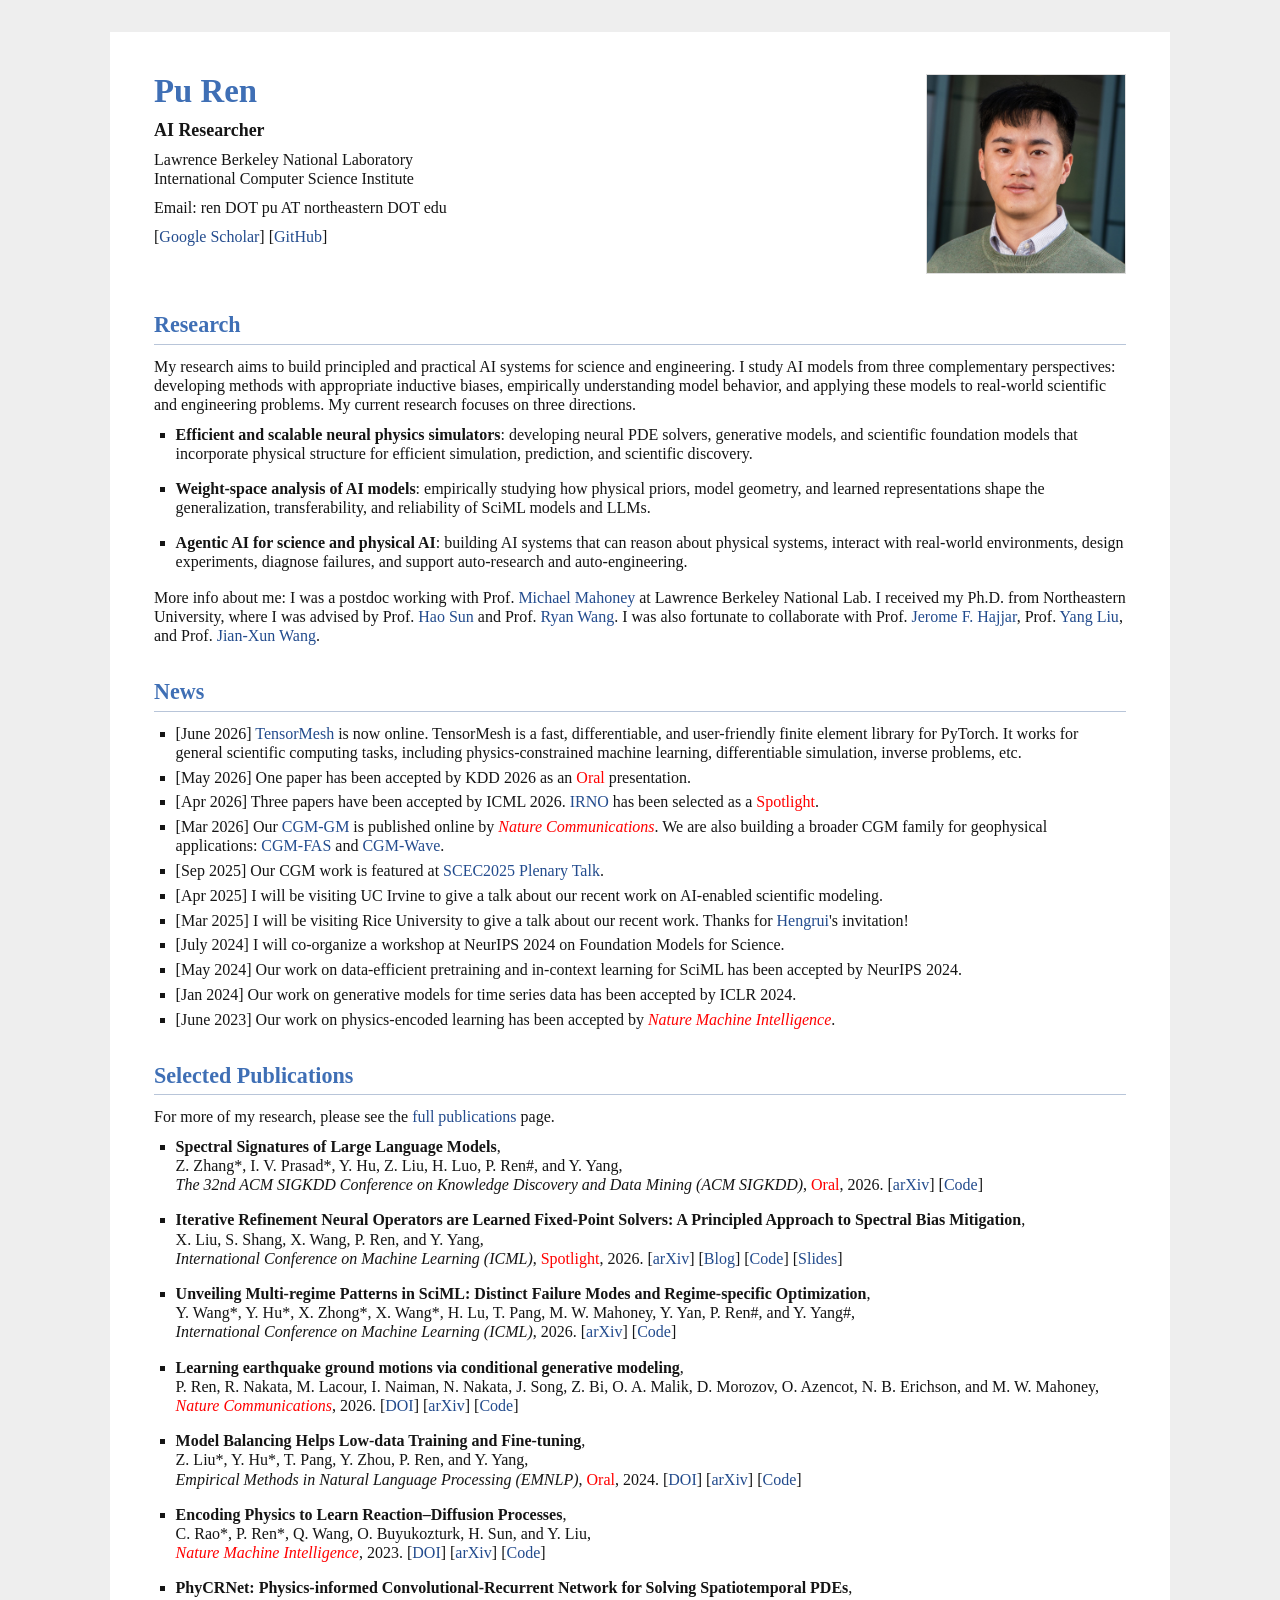
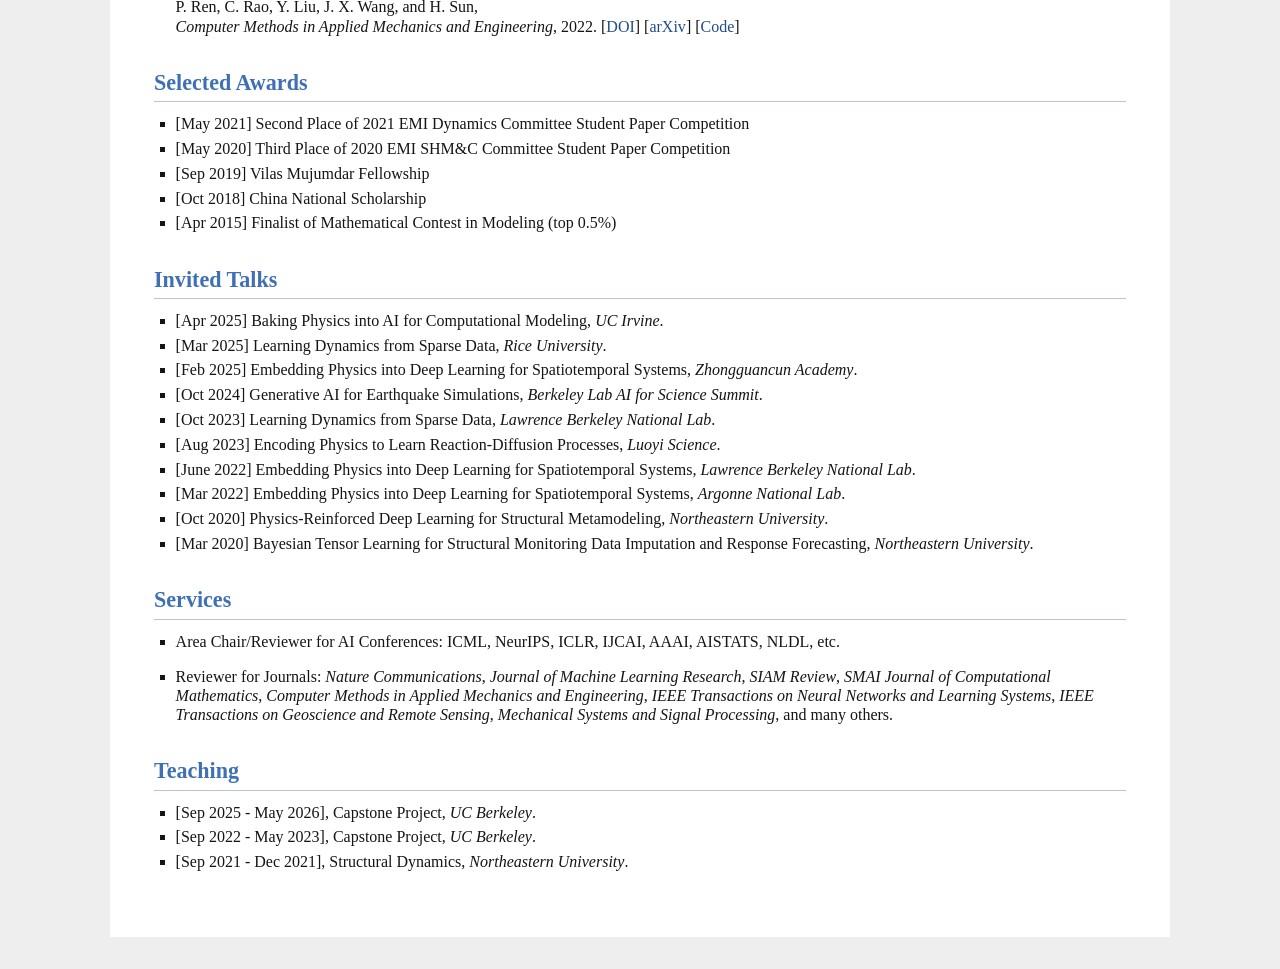
<file: index.html>
<!DOCTYPE html PUBLIC "-//W3C//DTD XHTML 1.1//EN"
  "http://www.w3.org/TR/xhtml11/DTD/xhtml11.dtd">
<html xmlns="http://www.w3.org/1999/xhtml" xml:lang="en">
<head>
<meta name="generator" content="jemdoc, see http://jemdoc.jaboc.net/" />
<meta http-equiv="Content-Type" content="text/html;charset=utf-8" />
<link rel="stylesheet" href="jemdoc.css" type="text/css" />
<title>Pu Ren</title>
<!-- MathJax -->
	<script type="text/javascript" src="https://cdn.mathjax.org/mathjax/latest/MathJax.js?config=TeX-AMS-MML_HTMLorMML">
	</script>
	<script type="text/x-mathjax-config">
	MathJax.Hub.Config({
	  TeX: { equationNumbers: { autoNumber: "AMS" } }
	});
	</script>
<!-- End MathJax -->
</head>
<body>
<div id="layout-content">
<style>
  body {
    margin: 0;
    padding: 32px 34px;
    background: #eeeeee;
  }
  #layout-content {
    max-width: 1060px;
    margin: 0 auto;
    padding: 42px 44px 50px;
    background: #ffffff;
  }
  .site-header {
    display: grid;
    grid-template-columns: minmax(0, 1fr) 200px;
    gap: 42px;
    align-items: start;
  }
  .site-header h1 {
    margin: 0 0 12px;
    padding: 0;
    border: none;
    color: #3f6fb5;
    font-size: 2.05rem;
    line-height: 1.05;
    font-weight: bold;
  }
  .role {
    margin: 0 0 8px;
    font-size: 1.12rem;
    font-weight: bold;
  }
  b,
  strong {
    font-weight: bold;
  }
  i,
  em {
    font-style: italic;
  }
  .highlight-red {
    color: red;
  }
  .portrait {
    margin: 0;
    text-align: right;
  }
  .portrait img {
    width: 200px;
    max-width: 100%;
    height: auto;
  }
  @media (max-width: 760px) {
    body {
      padding: 0;
    }
    #layout-content {
      padding: 26px 18px 34px;
    }
    .site-header {
      grid-template-columns: 1fr;
      gap: 20px;
    }
    .portrait {
      text-align: left;
    }
  }
</style>
<!-- Header: edit name, appointment, affiliations, links, and portrait here. -->
<header class="site-header">
  <div class="intro">
    <h1>Pu Ren</h1>
    <p class="role">AI Researcher</p>
    <p class="affiliation">
      Lawrence Berkeley National Laboratory<br />
      International Computer Science Institute
    </p>
    <p class="email">Email: ren DOT pu AT northeastern DOT edu</p>
    <p class="header-links">
      [<a href="https://scholar.google.com/citations?user=FiuAyGwAAAAJ&amp;hl=en">Google Scholar</a>]
      [<a href="https://github.com/paulpuren">GitHub</a>]
    </p>
  </div>
  <figure class="portrait">
    <img src="pics/headshot_recent.jpg" alt="Portrait of Pu Ren" width="200" height="200" style="width:200px;max-width:100%;height:auto;" />
  </figure>
</header>
<h2>Research</h2>
<p>My research aims to build principled and practical AI systems for science and engineering. I study AI models from three complementary perspectives: developing methods with appropriate inductive biases, empirically understanding model behavior, and applying these models to real-world scientific and engineering problems. My current research focuses on three directions.</p>
<ul>
<li><p><b>Efficient and scalable neural physics simulators</b>: developing neural PDE solvers, generative models, and scientific foundation models that incorporate physical structure for efficient simulation, prediction, and scientific discovery.</p>
</li>
</ul>
<ul>
<li><p><b>Weight-space analysis of AI models</b>: empirically studying how physical priors, model geometry, and learned representations shape the generalization, transferability, and reliability of SciML models and LLMs.</p>
</li>
</ul>
<ul>
<li><p><b>Agentic AI for science and physical AI</b>: building AI systems that can reason about physical systems, interact with real-world environments, design experiments, diagnose failures, and support auto-research and auto-engineering.</p>
</li>
</ul>
<p>More info about me: I was a postdoc working with Prof. <a href="https://www.stat.berkeley.edu/~mmahoney/" target=&ldquo;blank&rdquo;>Michael Mahoney</a> at Lawrence Berkeley National Lab. I received my Ph.D. from Northeastern University, where I was advised by Prof. <a href="https://scholar.google.com/citations?user=PaxAtLkAAAAJ&amp;hl=en/" target=&ldquo;blank&rdquo;>Hao Sun</a> and Prof. <a href="https://sites.google.com/view/uirlab/" target=&ldquo;blank&rdquo;>Ryan Wang</a>. I was also fortunate to collaborate with Prof. <a href="https://coe.northeastern.edu/people/hajjar-jerome/" target=&ldquo;blank&rdquo;>Jerome F. Hajjar</a>, Prof. <a href="https://scholar.google.com/citations?user=34upg6YAAAAJ&amp;hl=en/" target=&ldquo;blank&rdquo;>Yang Liu</a>, and Prof. <a href="https://www.duffield.cornell.edu/people/jian-xun-wang/" target=&ldquo;blank&rdquo;>Jian-Xun Wang</a>.</p>
<h2>News</h2>
<ul>
<li><p>[June 2026] <a href="https://www.tensor-mesh.com/" target=&ldquo;blank&rdquo;>TensorMesh</a> is now online. TensorMesh is a fast, differentiable, and user-friendly finite element library for PyTorch. It works for general scientific computing tasks, including physics-constrained machine learning, differentiable simulation, inverse problems, etc. </p>
</li>
<li><p>[May 2026] One paper has been accepted by KDD 2026 as an <span class="highlight-red">Oral</span> presentation.</p>
</li>
<li><p>[Apr 2026] Three papers have been accepted by ICML 2026. <a href="https://openreview.net/forum?id=4lAS8tI23u&amp;referrer=%5Bthe%20profile%20of%20Xiaotian%20Liu%5D(%2Fprofile%3Fid%3D~Xiaotian_Liu2)" target=&ldquo;blank&rdquo;>IRNO</a> has been selected as a <span class="highlight-red">Spotlight</span>.</p>
</li>
<li><p>[Mar 2026] Our <a href="https://www.nature.com/articles/s41467-026-70719-2" target=&ldquo;blank&rdquo;>CGM-GM</a> is published online by <i><span class="highlight-red">Nature Communications</span></i>. We are also building a broader CGM family for geophysical applications: <a href="https://arxiv.org/abs/2512.19909" target=&ldquo;blank&rdquo;>CGM-FAS</a> and <a href="https://www.stat.berkeley.edu/~mmahoney/pubs/Advancing_Broadband_Seismic_Wavefield_1.pdf" target=&ldquo;blank&rdquo;>CGM-Wave</a>.</p>
</li>
<li><p>[Sep 2025] Our CGM work is featured at <a href="https://central.scec.org/publication/14399" target=&ldquo;blank&rdquo;>SCEC2025 Plenary Talk</a>.</p>
</li>
<li><p>[Apr 2025] I will be visiting UC Irvine to give a talk about our recent work on AI-enabled scientific modeling. </p>
</li>
<li><p>[Mar 2025] I will be visiting Rice University to give a talk about our recent work. Thanks for <a href="https://profiles.rice.edu/faculty/hengrui-luo" target=&ldquo;blank&rdquo;>Hengrui</a>'s invitation! </p>
</li>
<li><p>[July 2024] I will co-organize a workshop at NeurIPS 2024 on Foundation Models for Science. </p>
</li>
<li><p>[May 2024] Our work on data-efficient pretraining and in-context learning for SciML has been accepted by NeurIPS 2024.</p>
</li>
<li><p>[Jan 2024] Our work on generative models for time series data has been accepted by ICLR 2024.</p>
</li>
<li><p>[June 2023] Our work on physics-encoded learning has been accepted by <i><span class="highlight-red">Nature Machine Intelligence</span></i>.</p>
</li>
</ul>
<h2>Selected Publications</h2>
<p>For more of my research, please see the <a href="publications.html" target=&ldquo;blank&rdquo;>full publications</a> page.</p>
<ul>
<li><p><b>Spectral Signatures of Large Language Models</b>, <br />
Z. Zhang*, I. V. Prasad*, Y. Hu, Z. Liu, H. Luo, P. Ren#, and Y. Yang, <br />
<i>The 32nd ACM SIGKDD Conference on Knowledge Discovery and Data Mining (ACM SIGKDD)</i>, <span class="highlight-red">Oral</span>, 2026.
[<a href="https://arxiv.org/pdf/2607.03377" target=&ldquo;blank&rdquo;>arXiv</a>]
[<a href="https://github.com/Ingrid-505/Spectral_Signature" target=&ldquo;blank&rdquo;>Code</a>]</p>
</li>
</ul>
<ul>
<li><p><b>Iterative Refinement Neural Operators are Learned Fixed-Point Solvers: A Principled Approach to Spectral Bias Mitigation</b>, <br />
X. Liu, S. Shang, X. Wang, P. Ren, and Y. Yang, <br />
<i>International Conference on Machine Learning (ICML)</i>, <span class="highlight-red">Spotlight</span>, 2026.
[<a href="https://arxiv.org/abs/2605.24041" target=&ldquo;blank&rdquo;>arXiv</a>] 
[<a href="https://xiaotianliu-dartmouth.github.io/IRNO_ICML_26_Spotlight/" target=&ldquo;blank&rdquo;>Blog</a>]
[<a href="https://github.com/xiaotianliu-dartmouth/Iterative_Refinement_Neural_Operator/" target=&ldquo;blank&rdquo;>Code</a>]
[<a href="https://xiaotianliu-dartmouth.github.io/IRNO_ICML_26_Spotlight/static/pdfs/IRNO_slides.pdf" target=&ldquo;blank&rdquo;>Slides</a>]</p>
</li>
</ul>
<ul>
<li><p><b>Unveiling Multi-regime Patterns in SciML: Distinct Failure Modes and Regime-specific Optimization</b>, <br />
Y. Wang*, Y. Hu*, X. Zhong*, X. Wang*, H. Lu, T. Pang, M. W. Mahoney, Y. Yan, P. Ren#, and Y. Yang#, <br />
<i>International Conference on Machine Learning (ICML)</i>, 2026.
[<a href="https://arxiv.org/abs/2605.29153" target=&ldquo;blank&rdquo;>arXiv</a>]
[<a href="https://github.com/leastima/sciml_multi_regime" target=&ldquo;blank&rdquo;>Code</a>]</p>
</li>
</ul>
<ul>
<li><p><b>Learning earthquake ground motions via conditional generative modeling</b>, <br />
P. Ren, R. Nakata, M. Lacour, I. Naiman, N. Nakata, J. Song, Z. Bi, O. A. Malik, D. Morozov, O. Azencot, N. B. Erichson, and M. W. Mahoney, <br />
<i><span class="highlight-red">Nature Communications</span></i>, 2026.
[<a href="https://www.nature.com/articles/s41467-026-70719-2" target=&ldquo;blank&rdquo;>DOI</a>]
[<a href="https://arxiv.org/abs/2407.15089.pdf" target=&ldquo;blank&rdquo;>arXiv</a>]
[<a href="https://github.com/paulpuren/cgm-gm" target=&ldquo;blank&rdquo;>Code</a>]</p>
</li>
</ul>
<ul>
<li><p><b>Model Balancing Helps Low-data Training and Fine-tuning</b>, <br />
Z. Liu*, Y. Hu*, T. Pang, Y. Zhou, P. Ren, and Y. Yang, <br />
<i>Empirical Methods in Natural Language Processing (EMNLP)</i>, <span class="highlight-red">Oral</span>, 2024.
[<a href="https://aclanthology.org/2024.emnlp-main.78.pdf" target=&ldquo;blank&rdquo;>DOI</a>]
[<a href="https://arxiv.org/pdf/2410.12178.pdf" target=&ldquo;blank&rdquo;>arXiv</a>]
[<a href="https://github.com/zihanghliu/modelbalancing" target=&ldquo;blank&rdquo;>Code</a>] </p>
</li>
</ul>
<ul>
<li><p><b>Encoding Physics to Learn Reaction–Diffusion Processes</b>, <br />
C. Rao*, P. Ren*, Q. Wang, O. Buyukozturk, H. Sun, and Y. Liu, <br /> 
<i><span class="highlight-red">Nature Machine Intelligence</span></i>, 2023.
[<a href="https://www.nature.com/articles/s42256-023-00685-7" target=&ldquo;blank&rdquo;>DOI</a>]
[<a href="https://arxiv.org/abs/2106.04781.pdf" target=&ldquo;blank&rdquo;>arXiv</a>] 
[<a href="https://github.com/isds-neu/PeRCNN" target=&ldquo;blank&rdquo;>Code</a>]</p>
</li>
</ul>
<ul>
<li><p><b>PhyCRNet: Physics-informed Convolutional-Recurrent Network for Solving Spatiotemporal PDEs</b>, <br />
P. Ren, C. Rao, Y. Liu, J. X. Wang, and H. Sun, <br />
<i>Computer Methods in Applied Mechanics and Engineering</i>, 2022. 
[<a href="https://www.sciencedirect.com/science/article/abs/pii/S0045782521006514" target=&ldquo;blank&rdquo;>DOI</a>] 
[<a href="https://arxiv.org/abs/2106.14103.pdf" target=&ldquo;blank&rdquo;>arXiv</a>] 
[<a href="https://github.com/paulpuren/PhyCRNet" target=&ldquo;blank&rdquo;>Code</a>]</p>
</li>
</ul>
<h2>Selected Awards</h2>
<ul>
<li><p>[May 2021] Second Place of 2021 EMI Dynamics Committee Student Paper Competition</p>
</li>
<li><p>[May 2020] Third Place of 2020 EMI SHM&amp;C Committee Student Paper Competition</p>
</li>
<li><p>[Sep 2019] Vilas Mujumdar Fellowship</p>
</li>
<li><p>[Oct 2018] China National Scholarship</p>
</li>
<li><p>[Apr 2015] Finalist of Mathematical Contest in Modeling (top 0.5%)</p>
</li>
</ul>
<h2>Invited Talks</h2>
<ul>
<li><p>[Apr 2025] Baking Physics into AI for Computational Modeling, <i>UC Irvine</i>.</p>
</li>
<li><p>[Mar 2025] Learning Dynamics from Sparse Data, <i>Rice University</i>.</p>
</li>
<li><p>[Feb 2025] Embedding Physics into Deep Learning for Spatiotemporal Systems, <i>Zhongguancun Academy</i>.</p>
</li>
<li><p>[Oct 2024] Generative AI for Earthquake Simulations, <i>Berkeley Lab AI for Science Summit</i>.</p>
</li>
<li><p>[Oct 2023] Learning Dynamics from Sparse Data, <i>Lawrence Berkeley National Lab</i>.</p>
</li>
<li><p>[Aug 2023] Encoding Physics to Learn Reaction-Diffusion Processes, <i>Luoyi Science</i>.</p>
</li>
<li><p>[June 2022] Embedding Physics into Deep Learning for Spatiotemporal Systems, <i>Lawrence Berkeley National Lab</i>.</p>
</li>
<li><p>[Mar 2022] Embedding Physics into Deep Learning for Spatiotemporal Systems, <i>Argonne National Lab</i>.</p>
</li>
<li><p>[Oct 2020] Physics-Reinforced Deep Learning for Structural Metamodeling, <i>Northeastern University</i>.</p>
</li>
<li><p>[Mar 2020] Bayesian Tensor Learning for Structural Monitoring Data Imputation and Response Forecasting, <i>Northeastern University</i>.</p>
</li>
</ul>
<h2>Services</h2>
<ul>
<li><p>Area Chair/Reviewer for AI Conferences: ICML, NeurIPS, ICLR, IJCAI, AAAI, AISTATS, NLDL, etc.</p>
</li>
</ul>
<ul>
<li><p>Reviewer for Journals: <i>Nature Communications</i>, <i>Journal of Machine Learning Research</i>, <i>SIAM Review</i>, <i>SMAI Journal of Computational Mathematics</i>, <i>Computer Methods in Applied Mechanics and Engineering</i>, <i>IEEE Transactions on Neural Networks and Learning Systems</i>, <i>IEEE Transactions on Geoscience and Remote Sensing</i>, <i>Mechanical Systems and Signal Processing</i>, and many others. </p>
</li>
</ul>
<h2>Teaching</h2>
<ul>
<li><p>[Sep 2025 - May 2026], Capstone Project, <i>UC Berkeley</i>.</p>
</li>
<li><p>[Sep 2022 - May 2023], Capstone Project, <i>UC Berkeley</i>.</p>
</li>
<li><p>[Sep 2021 - Dec 2021], Structural Dynamics, <i>Northeastern University</i>.</p>
</li>
</ul>
</div>
</body>
</html>
</file>
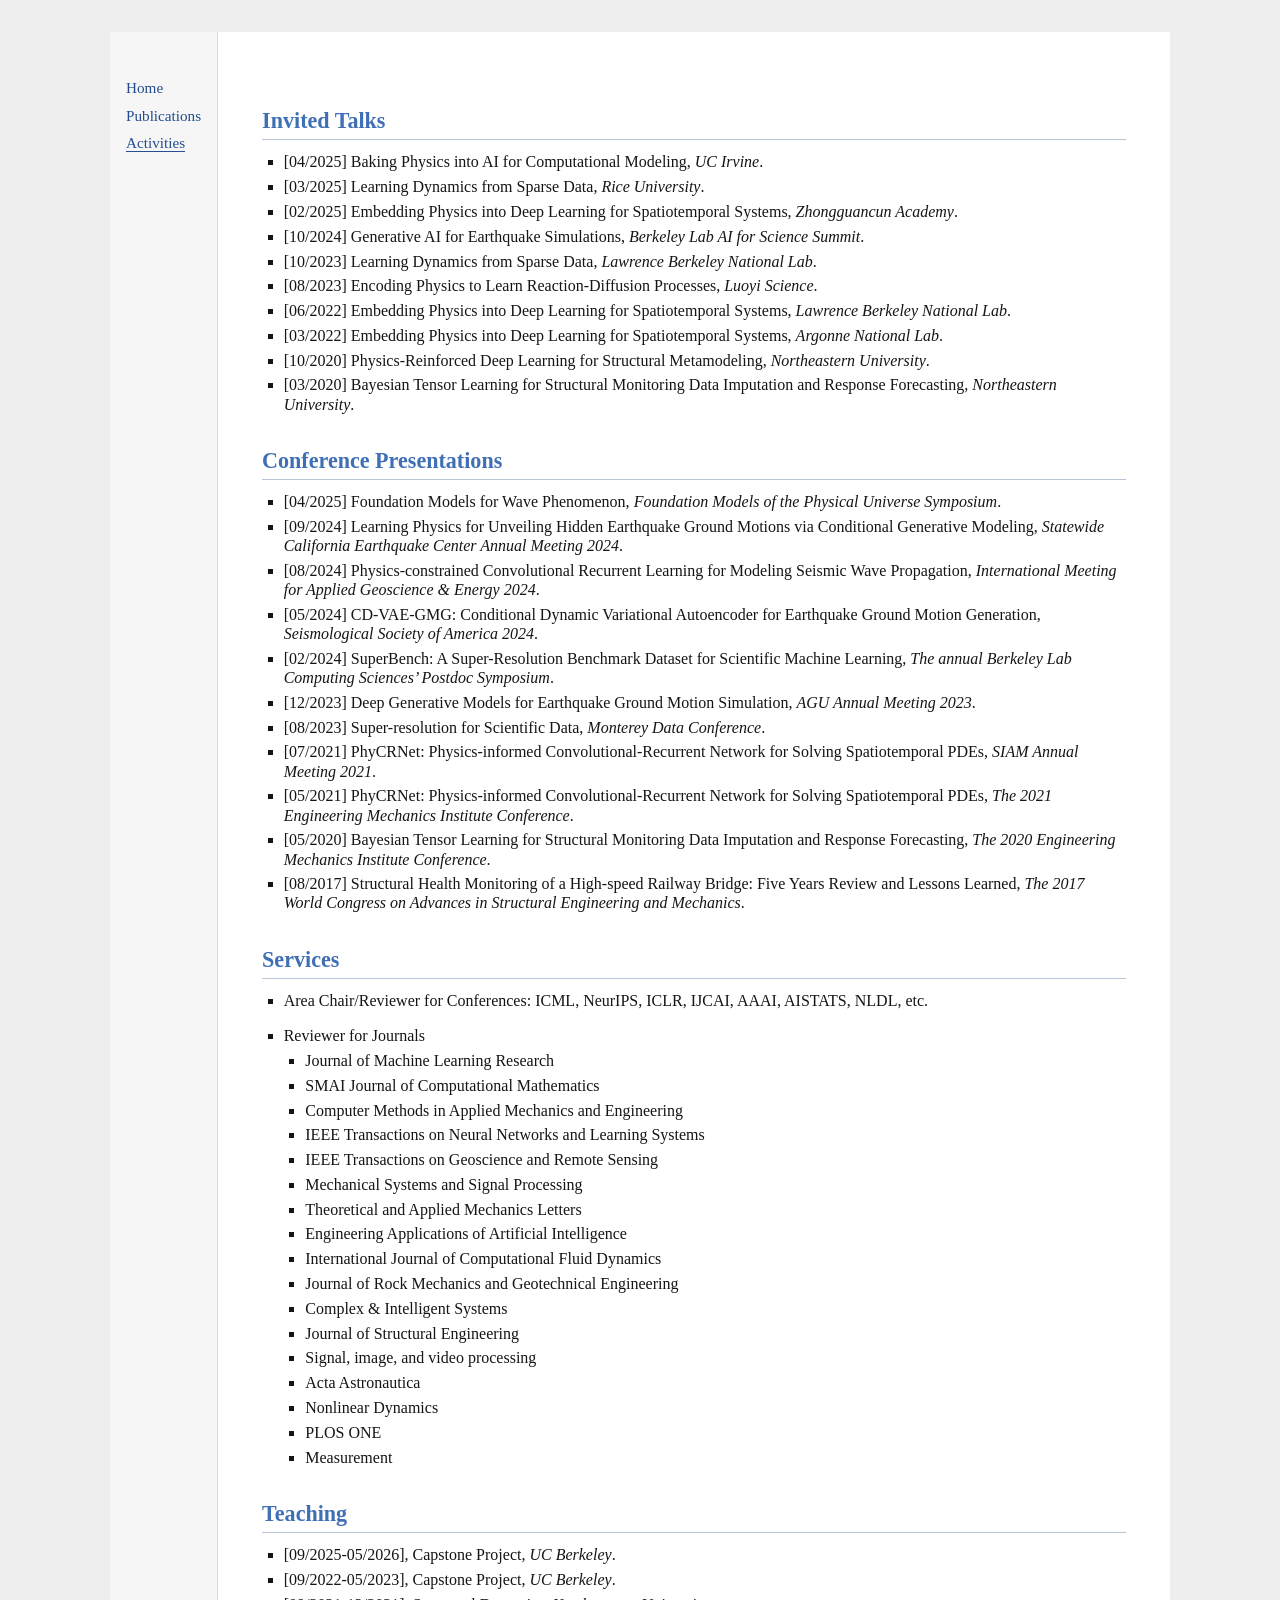
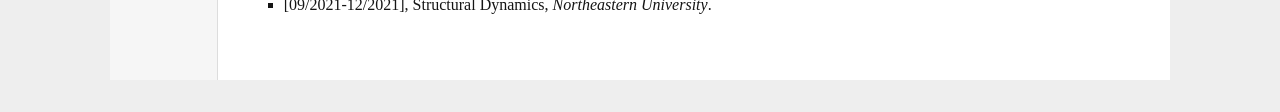
<file: activaties.html>
<!DOCTYPE html PUBLIC "-//W3C//DTD XHTML 1.1//EN"
  "http://www.w3.org/TR/xhtml11/DTD/xhtml11.dtd">
<html xmlns="http://www.w3.org/1999/xhtml" xml:lang="en">
<head>
<meta name="generator" content="jemdoc, see http://jemdoc.jaboc.net/" />
<meta http-equiv="Content-Type" content="text/html;charset=utf-8" />
<link rel="stylesheet" href="jemdoc.css" type="text/css" />
<title>Activities</title>
<!-- MathJax -->
	<script type="text/javascript" src="https://cdn.mathjax.org/mathjax/latest/MathJax.js?config=TeX-AMS-MML_HTMLorMML">
	</script>
	<script type="text/x-mathjax-config">
	MathJax.Hub.Config({
	  TeX: { equationNumbers: { autoNumber: "AMS" } }
	});
	</script>
<!-- End MathJax -->
</head>
<body>
<table summary="Table for page layout." id="tlayout">
<tr valign="top">
<td id="layout-menu">
<div class="menu-item"><a href="index.html">Home</a></div>
<div class="menu-item"><a href="publications.html">Publications</a></div>
<div class="menu-item"><a href="activaties.html" class="current">Activities</a></div>
</td>
<td id="layout-content">
<div id="toptitle">
<h1>Activities</h1>
</div>
<h2>Invited Talks</h2>
<ul>
<li><p>[04/2025] Baking Physics into AI for Computational Modeling, <i>UC Irvine</i>.</p>
</li>
<li><p>[03/2025] Learning Dynamics from Sparse Data, <i>Rice University</i>.</p>
</li>
<li><p>[02/2025] Embedding Physics into Deep Learning for Spatiotemporal Systems, <i>Zhongguancun Academy</i>.</p>
</li>
<li><p>[10/2024] Generative AI for Earthquake Simulations, <i>Berkeley Lab AI for Science Summit</i>.</p>
</li>
<li><p>[10/2023] Learning Dynamics from Sparse Data, <i>Lawrence Berkeley National Lab</i>.</p>
</li>
<li><p>[08/2023] Encoding Physics to Learn Reaction-Diffusion Processes, <i>Luoyi Science</i>.</p>
</li>
<li><p>[06/2022] Embedding Physics into Deep Learning for Spatiotemporal Systems, <i>Lawrence Berkeley National Lab</i>.</p>
</li>
<li><p>[03/2022] Embedding Physics into Deep Learning for Spatiotemporal Systems, <i>Argonne National Lab</i>.</p>
</li>
<li><p>[10/2020] Physics-Reinforced Deep Learning for Structural Metamodeling, <i>Northeastern University</i>.</p>
</li>
<li><p>[03/2020] Bayesian Tensor Learning for Structural Monitoring Data Imputation and Response Forecasting, <i>Northeastern University</i>.</p>
</li>
</ul>
<h2>Conference Presentations</h2>
<ul>
<li><p>[04/2025] Foundation Models for Wave Phenomenon, <i>Foundation Models of the Physical Universe Symposium</i>.</p>
</li>
<li><p>[09/2024] Learning Physics for Unveiling Hidden Earthquake Ground Motions via Conditional Generative Modeling, <i>Statewide California Earthquake Center Annual Meeting 2024</i>.</p>
</li>
<li><p>[08/2024] Physics-constrained Convolutional Recurrent Learning for Modeling Seismic Wave Propagation, <i>International Meeting for Applied Geoscience & Energy 2024</i>.</p>
</li>
<li><p>[05/2024] CD-VAE-GMG: Conditional Dynamic Variational Autoencoder for Earthquake Ground Motion Generation, <i>Seismological Society of America 2024</i>.</p>
</li>
<li><p>[02/2024] SuperBench: A Super-Resolution Benchmark Dataset for Scientific Machine Learning, <i>The annual Berkeley Lab Computing Sciences’ Postdoc Symposium</i>.</p>
</li>
<li><p>[12/2023] Deep Generative Models for Earthquake Ground Motion Simulation, <i>AGU Annual Meeting 2023</i>.</p>
</li>
<li><p>[08/2023] Super-resolution for Scientific Data, <i>Monterey Data Conference</i>.</p>
</li>
<li><p>[07/2021] PhyCRNet: Physics-informed Convolutional-Recurrent Network for Solving Spatiotemporal PDEs, <i>SIAM Annual Meeting 2021</i>.</p>
</li>
<li><p>[05/2021] PhyCRNet: Physics-informed Convolutional-Recurrent Network for Solving Spatiotemporal PDEs, <i>The 2021 Engineering Mechanics Institute Conference</i>.</p>
</li>
<li><p>[05/2020] Bayesian Tensor Learning for Structural Monitoring Data Imputation and Response Forecasting, <i>The 2020 Engineering Mechanics Institute Conference</i>.</p>
</li>
<li><p>[08/2017] Structural Health Monitoring of a High-speed Railway Bridge: Five Years Review and Lessons Learned, <i>The 2017 World Congress on Advances in Structural Engineering and Mechanics</i>.</p>
</li>
</ul>
<h2>Services</h2>
<ul>
<li><p>Area Chair/Reviewer for Conferences: ICML, NeurIPS, ICLR, IJCAI, AAAI, AISTATS, NLDL, etc.</p>
</li>
</ul>
<ul>
<li><p>Reviewer for Journals</p>
<ul>
<li><p>Journal of Machine Learning Research</p>
</li>
<li><p>SMAI Journal of Computational Mathematics</p>
</li>
<li><p>Computer Methods in Applied Mechanics and Engineering</p>
</li>
<li><p>IEEE Transactions on Neural Networks and Learning Systems</p>
</li>
<li><p>IEEE Transactions on Geoscience and Remote Sensing </p>
</li>
<li><p>Mechanical Systems and Signal Processing</p>
</li>
<li><p>Theoretical and Applied Mechanics Letters</p>
</li>
<li><p>Engineering Applications of Artificial Intelligence</p>
</li>
<li><p>International Journal of Computational Fluid Dynamics</p>
</li>
<li><p>Journal of Rock Mechanics and Geotechnical Engineering</p>
</li>
<li><p>Complex & Intelligent Systems</p>
</li>
<li><p>Journal of Structural Engineering</p>
</li>
<li><p>Signal, image, and video processing</p>
</li>
<li><p>Acta Astronautica</p>
</li>
<li><p>Nonlinear Dynamics</p>
</li>
<li><p>PLOS ONE</p>
</li>
<li><p>Measurement</p>
</li>
</ul>

</li>
</ul>
<h2>Teaching</h2>
<ul>
<li><p>[09/2025-05/2026], Capstone Project, <i>UC Berkeley</i>.</p>
</li>
<li><p>[09/2022-05/2023], Capstone Project, <i>UC Berkeley</i>.</p>
</li>
<li><p>[09/2021-12/2021], Structural Dynamics, <i>Northeastern University</i>.</p>
</li>
</ul>
</td>
</tr>
</table>
</body>
</html>
</file>
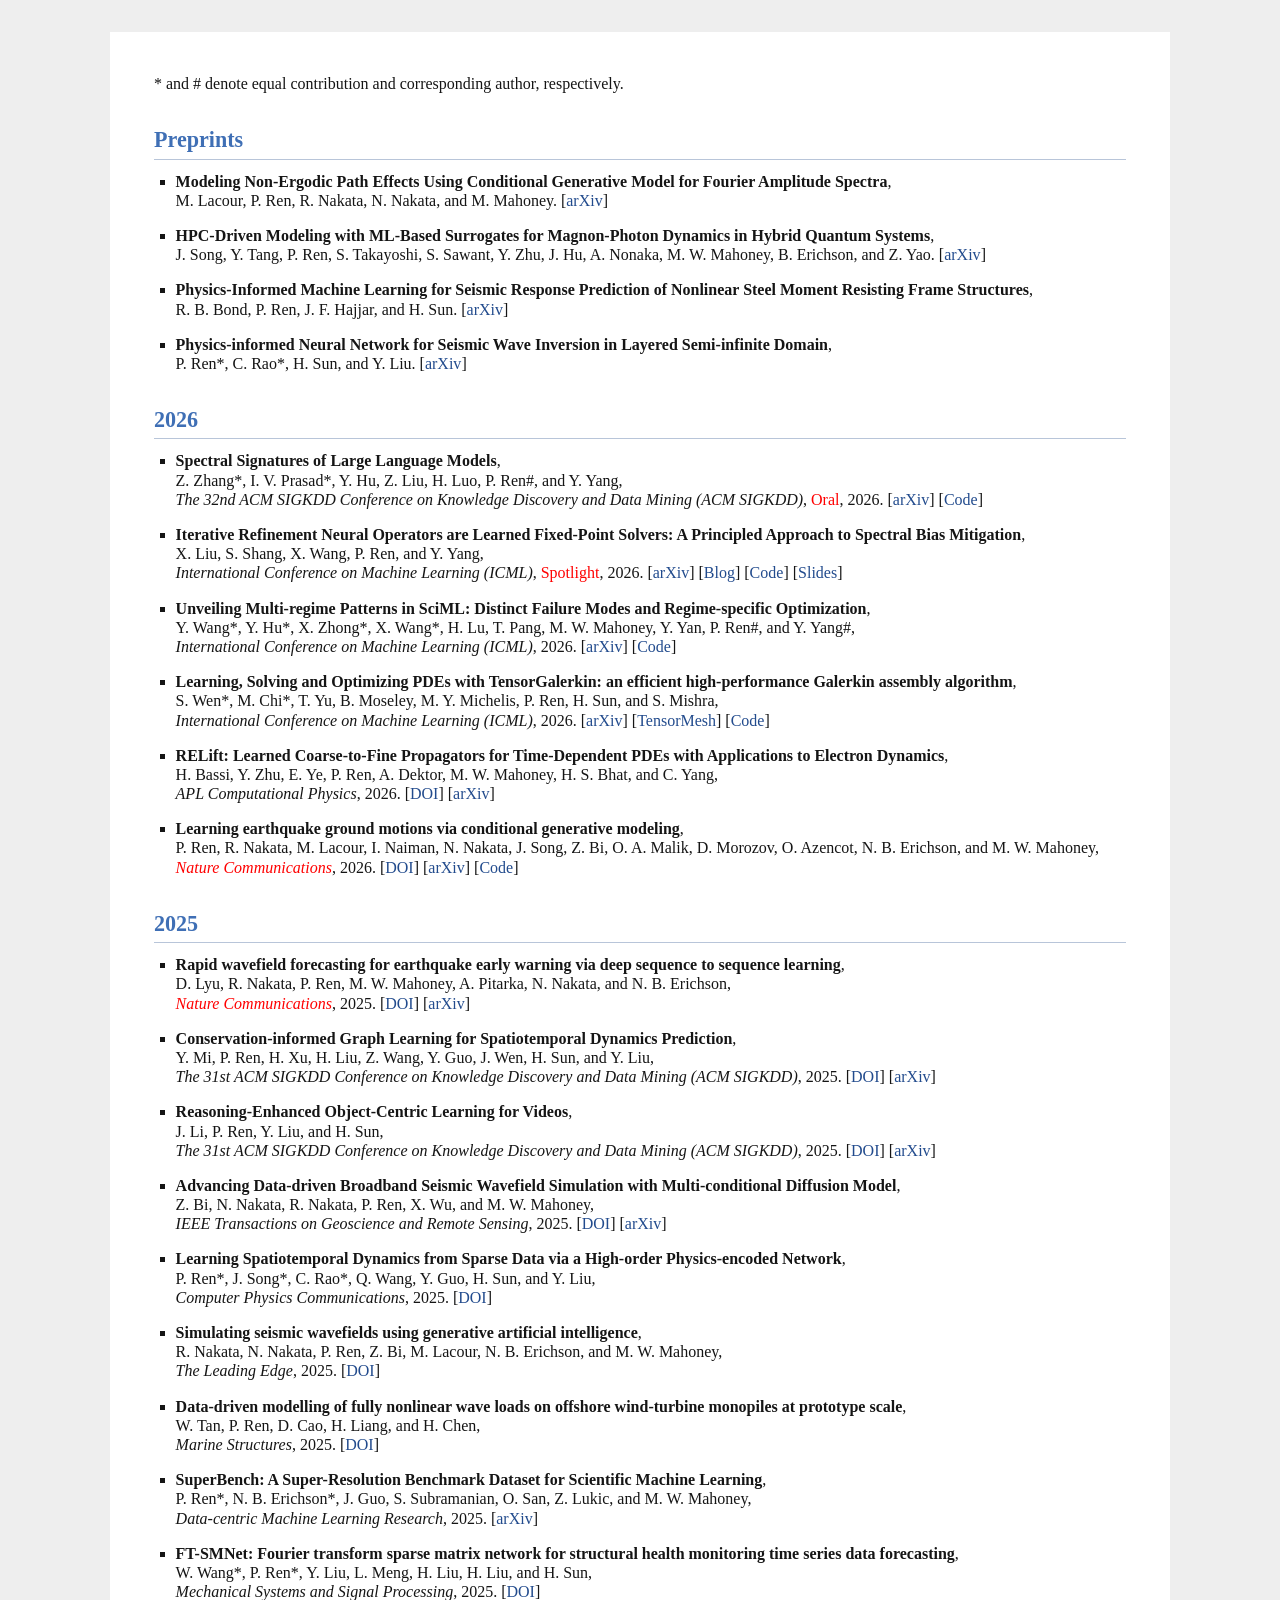
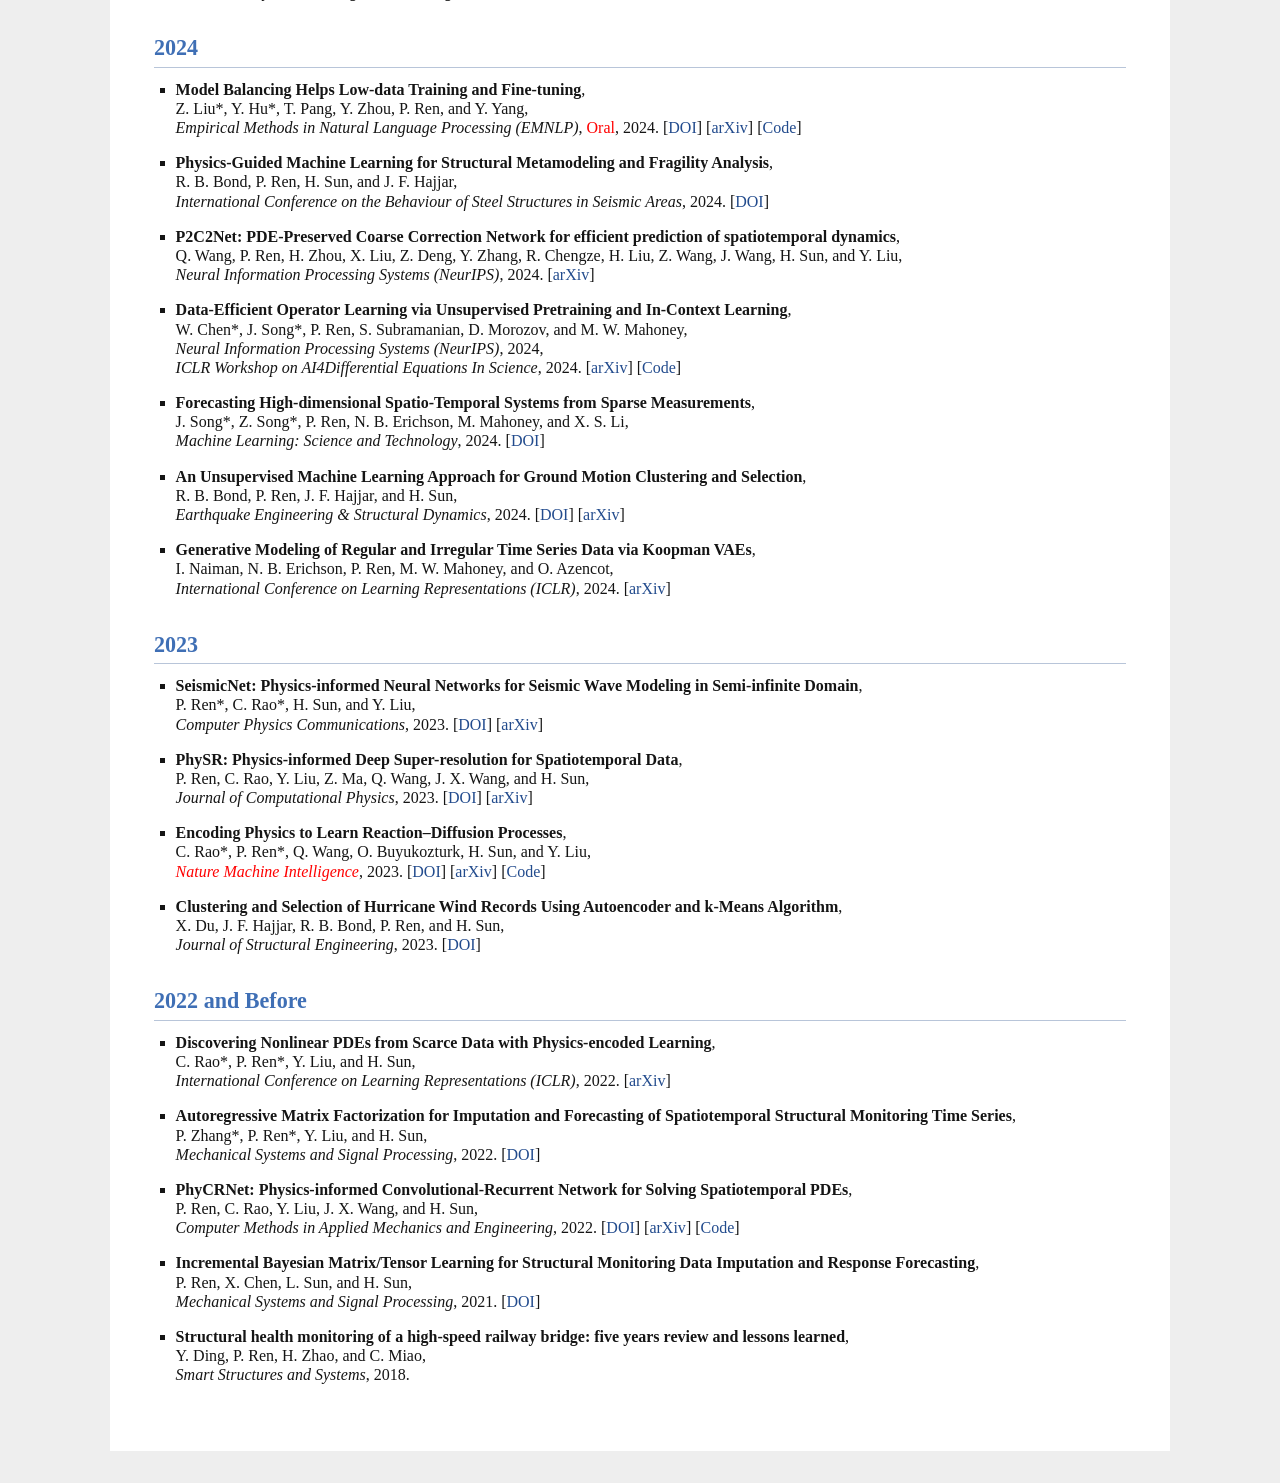
<file: publications.html>
<!DOCTYPE html PUBLIC "-//W3C//DTD XHTML 1.1//EN"
  "http://www.w3.org/TR/xhtml11/DTD/xhtml11.dtd">
<html xmlns="http://www.w3.org/1999/xhtml" xml:lang="en">
<head>
<meta name="generator" content="jemdoc, see http://jemdoc.jaboc.net/" />
<meta http-equiv="Content-Type" content="text/html;charset=utf-8" />
<link rel="stylesheet" href="jemdoc.css" type="text/css" />
<title>Publications</title>
<!-- MathJax -->
	<script type="text/javascript" src="https://cdn.mathjax.org/mathjax/latest/MathJax.js?config=TeX-AMS-MML_HTMLorMML">
	</script>
	<script type="text/x-mathjax-config">
	MathJax.Hub.Config({
	  TeX: { equationNumbers: { autoNumber: "AMS" } }
	});
	</script>
<!-- End MathJax -->
</head>
<body>
<div id="layout-content">
<div id="toptitle">
<h1>Publications</h1>
</div>
<p>* and # denote equal contribution and corresponding author, respectively.</p>
<h2>Preprints</h2>
<ul>
<li><p><b>Modeling Non-Ergodic Path Effects Using Conditional Generative Model for Fourier Amplitude Spectra</b>, <br />
M. Lacour, P. Ren, R. Nakata, N. Nakata, and M. Mahoney.
[<a href="https://arxiv.org/abs/2512.19909" target=&ldquo;blank&rdquo;>arXiv</a>]</p>
</li>
</ul>
<ul>
<li><p><b>HPC-Driven Modeling with ML-Based Surrogates for Magnon-Photon Dynamics in Hybrid Quantum Systems</b>, <br />
J. Song, Y. Tang, P. Ren, S. Takayoshi, S. Sawant, Y. Zhu, J. Hu, A. Nonaka, M. W. Mahoney, B. Erichson, and Z. Yao.
[<a href="https://arxiv.org/pdf/2510.22221" target=&ldquo;blank&rdquo;>arXiv</a>]</p>
</li>
</ul>
<ul>
<li><p><b>Physics-Informed Machine Learning for Seismic Response Prediction of Nonlinear Steel Moment Resisting Frame Structures</b>, <br />
R. B. Bond, P. Ren, J. F. Hajjar, and H. Sun.
[<a href="https://arxiv.org/abs/2402.17992.pdf" target=&ldquo;blank&rdquo;>arXiv</a>]</p>
</li>
</ul>
<ul>
<li><p><b>Physics-informed Neural Network for Seismic Wave Inversion in Layered Semi-infinite Domain</b>, <br />
P. Ren*, C. Rao*, H. Sun, and Y. Liu.
[<a href="https://arxiv.org/abs/2305.05150.pdf" target=&ldquo;blank&rdquo;>arXiv</a>]</p>
</li>
</ul>
<h2>2026</h2>
<ul>
<li><p><b>Spectral Signatures of Large Language Models</b>, <br />
Z. Zhang*, I. V. Prasad*, Y. Hu, Z. Liu, H. Luo, P. Ren#, and Y. Yang, <br />
<i>The 32nd ACM SIGKDD Conference on Knowledge Discovery and Data Mining (ACM SIGKDD)</i>, <span class="highlight-red">Oral</span>, 2026.
[<a href="https://arxiv.org/pdf/2607.03377" target=&ldquo;blank&rdquo;>arXiv</a>]
[<a href="https://github.com/Ingrid-505/Spectral_Signature" target=&ldquo;blank&rdquo;>Code</a>]</p>
</li>
</ul>
<ul>
<li><p><b>Iterative Refinement Neural Operators are Learned Fixed-Point Solvers: A Principled Approach to Spectral Bias Mitigation</b>, <br />
X. Liu, S. Shang, X. Wang, P. Ren, and Y. Yang, <br />
<i>International Conference on Machine Learning (ICML)</i>, <span class="highlight-red">Spotlight</span>, 2026.
[<a href="https://arxiv.org/abs/2605.24041" target=&ldquo;blank&rdquo;>arXiv</a>] 
[<a href="https://xiaotianliu-dartmouth.github.io/IRNO_ICML_26_Spotlight/" target=&ldquo;blank&rdquo;>Blog</a>]
[<a href="https://github.com/xiaotianliu-dartmouth/Iterative_Refinement_Neural_Operator/" target=&ldquo;blank&rdquo;>Code</a>]
[<a href="https://xiaotianliu-dartmouth.github.io/IRNO_ICML_26_Spotlight/static/pdfs/IRNO_slides.pdf" target=&ldquo;blank&rdquo;>Slides</a>]</p>
</li>
</ul>
<ul>
<li><p><b>Unveiling Multi-regime Patterns in SciML: Distinct Failure Modes and Regime-specific Optimization</b>, <br />
Y. Wang*, Y. Hu*, X. Zhong*, X. Wang*, H. Lu, T. Pang, M. W. Mahoney, Y. Yan, P. Ren#, and Y. Yang#, <br />
<i>International Conference on Machine Learning (ICML)</i>, 2026.
[<a href="https://arxiv.org/abs/2605.29153" target=&ldquo;blank&rdquo;>arXiv</a>]
[<a href="https://github.com/leastima/sciml_multi_regime" target=&ldquo;blank&rdquo;>Code</a>]</p>
</li>
</ul>
<ul>
<li><p><b>Learning, Solving and Optimizing PDEs with TensorGalerkin: an efficient high-performance Galerkin assembly algorithm</b>, <br />
S. Wen*, M. Chi*, T. Yu, B. Moseley, M. Y. Michelis, P. Ren, H. Sun, and S. Mishra, <br />
<i>International Conference on Machine Learning (ICML)</i>, 2026.
[<a href="https://arxiv.org/abs/2602.05052" target=&ldquo;blank&rdquo;>arXiv</a>]
[<a href="https://www.tensor-mesh.com/" target=&ldquo;blank&rdquo;>TensorMesh</a>]
[<a href="https://github.com/camlab-ethz/TensorGalerkin" target=&ldquo;blank&rdquo;>Code</a>]</p>
</li>
</ul>
<ul>
<li><p><b>RELift: Learned Coarse-to-Fine Propagators for Time-Dependent PDEs with Applications to Electron Dynamics</b>, <br />
H. Bassi, Y. Zhu, E. Ye, P. Ren, A. Dektor, M. W. Mahoney, H. S. Bhat, and C. Yang, <br /> 
<i>APL Computational Physics</i>, 2026.
[<a href="https://pubs.aip.org/aip/aco/article/2/2/026107/3391885/RELift-Learned-coarse-to-fine-propagators-for-time" target=&ldquo;blank&rdquo;>DOI</a>]
[<a href="https://arxiv.org/pdf/2509.12220" target=&ldquo;blank&rdquo;>arXiv</a>]</p>
</li>
</ul>
<ul>
<li><p><b>Learning earthquake ground motions via conditional generative modeling</b>, <br />
P. Ren, R. Nakata, M. Lacour, I. Naiman, N. Nakata, J. Song, Z. Bi, O. A. Malik, D. Morozov, O. Azencot, N. B. Erichson, and M. W. Mahoney, <br />
<i><span class="highlight-red">Nature Communications</span></i>, 2026.
[<a href="https://www.nature.com/articles/s41467-026-70719-2" target=&ldquo;blank&rdquo;>DOI</a>]
[<a href="https://arxiv.org/abs/2407.15089.pdf" target=&ldquo;blank&rdquo;>arXiv</a>]
[<a href="https://github.com/paulpuren/cgm-gm" target=&ldquo;blank&rdquo;>Code</a>]</p>
</li>
</ul>
<h2>2025</h2>
<ul>
<li><p><b>Rapid wavefield forecasting for earthquake early warning via deep sequence to sequence learning</b>, <br />
D. Lyu, R. Nakata, P. Ren, M. W. Mahoney, A. Pitarka, N. Nakata, and N. B. Erichson, <br />
<i><span class="highlight-red">Nature Communications</span></i>, 2025.
[<a href="https://www.nature.com/articles/s41467-025-65435-2" target=&ldquo;blank&rdquo;>DOI</a>]
[<a href="https://arxiv.org/pdf/2405.20516.pdf" target=&ldquo;blank&rdquo;>arXiv</a>]</p>
</li>
</ul>
<ul>
<li><p><b>Conservation-informed Graph Learning for Spatiotemporal Dynamics Prediction</b>, <br />
Y. Mi, P. Ren, H. Xu, H. Liu, Z. Wang, Y. Guo, J. Wen, H. Sun, and Y. Liu, <br />
<i>The 31st ACM SIGKDD Conference on Knowledge Discovery and Data Mining (ACM SIGKDD)</i>, 2025.
[<a href="https://dl.acm.org/doi/10.1145/3690624.3709244" target=&ldquo;blank&rdquo;>DOI</a>]
[<a href="https://arxiv.org/abs/2412.20962" target=&ldquo;blank&rdquo;>arXiv</a>] </p>
</li>
</ul>
<ul>
<li><p><b>Reasoning-Enhanced Object-Centric Learning for Videos</b>, <br />
J. Li, P. Ren, Y. Liu, and H. Sun, <br />
<i>The 31st ACM SIGKDD Conference on Knowledge Discovery and Data Mining (ACM SIGKDD)</i>, 2025.
[<a href="https://dl.acm.org/doi/10.1145/3690624.3709168" target=&ldquo;blank&rdquo;>DOI</a>]
[<a href="https://arxiv.org/abs/2403.15245.pdf" target=&ldquo;blank&rdquo;>arXiv</a>] </p>
</li>
</ul>
<ul>
<li><p><b>Advancing Data-driven Broadband Seismic Wavefield Simulation with Multi-conditional Diffusion Model</b>, <br />
Z. Bi, N. Nakata, R. Nakata, P. Ren, X. Wu, and M. W. Mahoney, <br />
<i>IEEE Transactions on Geoscience and Remote Sensing</i>, 2025.
[<a href="https://ieeexplore.ieee.org/document/11091332" target=&ldquo;blank&rdquo;>DOI</a>]
[<a href="https://arxiv.org/abs/2501.14348.pdf" target=&ldquo;blank&rdquo;>arXiv</a>] </p>
</li>
</ul>
<ul>
<li><p><b>Learning Spatiotemporal Dynamics from Sparse Data via a High-order Physics-encoded Network</b>, <br />
P. Ren*, J. Song*, C. Rao*, Q. Wang, Y. Guo, H. Sun, and Y. Liu, <br />
<i>Computer Physics Communications</i>, 2025. 
[<a href="https://www.sciencedirect.com/science/article/abs/pii/S0010465525000852" target=&ldquo;blank&rdquo;>DOI</a>]</p>
</li>
</ul>
<ul>
<li><p><b>Simulating seismic wavefields using generative artificial intelligence</b>, <br />
R. Nakata, N. Nakata, P. Ren, Z. Bi, M. Lacour, N. B. Erichson, and M. W. Mahoney, <br />
<i>The Leading Edge</i>, 2025. 
[<a href="https://library.seg.org/doi/10.1190/tle44020123.1" target=&ldquo;blank&rdquo;>DOI</a>]</p>
</li>
</ul>
<ul>
<li><p><b>Data-driven modelling of fully nonlinear wave loads on offshore wind-turbine monopiles at prototype scale</b>, <br />
W. Tan, P. Ren, D. Cao, H. Liang, and H. Chen, <br />
<i>Marine Structures</i>, 2025. 
[<a href="https://www.sciencedirect.com/science/article/pii/S095183392400203X" target=&ldquo;blank&rdquo;>DOI</a>]</p>
</li>
</ul>
<ul>
<li><p><b>SuperBench: A Super-Resolution Benchmark Dataset for Scientific Machine Learning</b>, <br />
P. Ren*, N. B. Erichson*, J. Guo, S. Subramanian, O. San, Z. Lukic, and M. W. Mahoney, <br />
<i>Data-centric Machine Learning Research</i>, 2025.
[<a href="https://arxiv.org/abs/2306.14070.pdf" target=&ldquo;blank&rdquo;>arXiv</a>]</p>
</li>
</ul>
<ul>
<li><p><b>FT-SMNet: Fourier transform sparse matrix network for structural health monitoring time series data forecasting</b>, <br />
W. Wang*, P. Ren*, Y. Liu, L. Meng, H. Liu, H. Liu, and H. Sun, <br />
<i>Mechanical Systems and Signal Processing</i>, 2025. 
[<a href="https://www.sciencedirect.com/science/article/abs/pii/S0888327024010951" target=&ldquo;blank&rdquo;>DOI</a>]</p>
</li>
</ul>
<h2>2024</h2>
<ul>
<li><p><b>Model Balancing Helps Low-data Training and Fine-tuning</b>, <br />
Z. Liu*, Y. Hu*, T. Pang, Y. Zhou, P. Ren, and Y. Yang, <br />
<i>Empirical Methods in Natural Language Processing (EMNLP)</i>, <span class="highlight-red">Oral</span>, 2024.
[<a href="https://aclanthology.org/2024.emnlp-main.78.pdf" target=&ldquo;blank&rdquo;>DOI</a>]
[<a href="https://arxiv.org/pdf/2410.12178.pdf" target=&ldquo;blank&rdquo;>arXiv</a>]
[<a href="https://github.com/zihanghliu/modelbalancing" target=&ldquo;blank&rdquo;>Code</a>] </p>
</li>
</ul>
<ul>
<li><p><b>Physics-Guided Machine Learning for Structural Metamodeling and Fragility Analysis</b>, <br />
R. B. Bond, P. Ren, H. Sun, and J. F. Hajjar, <br />
<i>International Conference on the Behaviour of Steel Structures in Seismic Areas</i>, 2024. 
[<a href="https://link.springer.com/chapter/10.1007/978-3-031-62884-9_75" target=&ldquo;blank&rdquo;>DOI</a>]</p>
</li>
</ul>
<ul>
<li><p><b>P2C2Net: PDE-Preserved Coarse Correction Network for efficient prediction of spatiotemporal dynamics</b>, <br />
Q. Wang, P. Ren, H. Zhou, X. Liu, Z. Deng, Y. Zhang, R. Chengze, H. Liu, Z. Wang, J. Wang, H. Sun, and Y. Liu, <br />
<i>Neural Information Processing Systems (NeurIPS)</i>, 2024. 
[<a href="https://arxiv.org/abs/2411.00040" target=&ldquo;blank&rdquo;>arXiv</a>] </p>
</li>
</ul>
<ul>
<li><p><b>Data-Efficient Operator Learning via Unsupervised Pretraining and In-Context Learning</b>, <br />
W. Chen*, J. Song*, P. Ren, S. Subramanian, D. Morozov, and M. W. Mahoney, <br />
<i>Neural Information Processing Systems (NeurIPS)</i>, 2024, <br />
<i>ICLR Workshop on AI4Differential Equations In Science</i>, 2024.
[<a href="https://arxiv.org/abs/2402.15734.pdf" target=&ldquo;blank&rdquo;>arXiv</a>] 
[<a href="https://github.com/delta-lab-ai/data_efficient_nopt" target=&ldquo;blank&rdquo;>Code</a>]</p>
</li>
</ul>
<ul>
<li><p><b>Forecasting High-dimensional Spatio-Temporal Systems from Sparse Measurements</b>, <br />
J. Song*, Z. Song*, P. Ren, N. B. Erichson, M. Mahoney, and X. S. Li, <br />
<i>Machine Learning: Science and Technology</i>, 2024. 
[<a href="https://iopscience.iop.org/article/10.1088/2632-2153/ad9883/pdf" target=&ldquo;blank&rdquo;>DOI</a>] </p>
</li>
</ul>
<ul>
<li><p><b>An Unsupervised Machine Learning Approach for Ground Motion Clustering and Selection</b>, <br />
R. B. Bond, P. Ren, J. F. Hajjar, and H. Sun, <br />
<i>Earthquake Engineering & Structural Dynamics</i>, 2024. 
[<a href="https://onlinelibrary.wiley.com/doi/10.1002/eqe.4062?af=R" target=&ldquo;blank&rdquo;>DOI</a>]
[<a href="https://arxiv.org/abs/2212.03188" target=&ldquo;blank&rdquo;>arXiv</a>] </p>
</li>
</ul>
<ul>
<li><p><b>Generative Modeling of Regular and Irregular Time Series Data via Koopman VAEs</b>, <br />
I. Naiman, N. B. Erichson, P. Ren, M. W. Mahoney, and O. Azencot, <br />
<i>International Conference on Learning Representations (ICLR)</i>, 2024.
[<a href="https://arxiv.org/abs/2310.02619.pdf" target=&ldquo;blank&rdquo;>arXiv</a>] </p>
</li>
</ul>
<h2>2023</h2>
<ul>
<li><p><b>SeismicNet: Physics-informed Neural Networks for Seismic Wave Modeling in Semi-infinite Domain</b>, <br />
P. Ren*, C. Rao*, H. Sun, and Y. Liu, <br />
<i>Computer Physics Communications</i>, 2023. 
[<a href="https://www.sciencedirect.com/science/article/abs/pii/S0010465523003557" target=&ldquo;blank&rdquo;>DOI</a>]
[<a href="https://arxiv.org/pdf/2210.14044.pdf" target=&ldquo;blank&rdquo;>arXiv</a>] </p>
</li>
</ul>
<ul>
<li><p><b>PhySR: Physics-informed Deep Super-resolution for Spatiotemporal Data</b>, <br />   
P. Ren, C. Rao, Y. Liu, Z. Ma, Q. Wang, J. X. Wang, and H. Sun, <br />
<i>Journal of Computational Physics</i>, 2023.
[<a href="https://www.sciencedirect.com/science/article/abs/pii/S0021999123005338" target=&ldquo;blank&rdquo;>DOI</a>]
[<a href="https://arxiv.org/abs/2208.01462.pdf" target=&ldquo;blank&rdquo;>arXiv</a>]</p>
</li>
</ul>
<ul>
<li><p><b>Encoding Physics to Learn Reaction–Diffusion Processes</b>, <br />
C. Rao*, P. Ren*, Q. Wang, O. Buyukozturk, H. Sun, and Y. Liu, <br /> 
<i><span class="highlight-red">Nature Machine Intelligence</span></i>, 2023.
[<a href="https://www.nature.com/articles/s42256-023-00685-7" target=&ldquo;blank&rdquo;>DOI</a>]
[<a href="https://arxiv.org/abs/2106.04781.pdf" target=&ldquo;blank&rdquo;>arXiv</a>] 
[<a href="https://github.com/isds-neu/PeRCNN" target=&ldquo;blank&rdquo;>Code</a>]</p>
</li>
</ul>
<ul>
<li><p><b>Clustering and Selection of Hurricane Wind Records Using Autoencoder and k-Means Algorithm</b>, <br />
X. Du, J. F. Hajjar, R. B. Bond, P. Ren, and H. Sun, <br />
<i>Journal of Structural Engineering</i>, 2023. 
[<a href="https://ascelibrary.org/doi/abs/10.1061/JSENDH.STENG-12110" target=&ldquo;blank&rdquo;>DOI</a>]</p>
</li>
</ul>
<h2>2022 and Before</h2>
<ul>
<li><p><b>Discovering Nonlinear PDEs from Scarce Data with Physics-encoded Learning</b>, <br />
C. Rao*, P. Ren*, Y. Liu, and H. Sun, <br />
<i>International Conference on Learning Representations (ICLR)</i>, 2022.
[<a href="https://arxiv.org/abs/2201.12354.pdf" target=&ldquo;blank&rdquo;>arXiv</a>] </p>
</li>
</ul>
<ul>
<li><p><b>Autoregressive Matrix Factorization for Imputation and Forecasting of Spatiotemporal Structural Monitoring Time Series</b>, <br />
P. Zhang*, P. Ren*, Y. Liu, and H. Sun, <br />
<i>Mechanical Systems and Signal Processing</i>, 2022.
[<a href="https://www.sciencedirect.com/science/article/abs/pii/S0888327021010372" target=&ldquo;blank&rdquo;>DOI</a>]</p>
</li>
</ul>
<ul>
<li><p><b>PhyCRNet: Physics-informed Convolutional-Recurrent Network for Solving Spatiotemporal PDEs</b>, <br />
P. Ren, C. Rao, Y. Liu, J. X. Wang, and H. Sun, <br />
<i>Computer Methods in Applied Mechanics and Engineering</i>, 2022. 
[<a href="https://www.sciencedirect.com/science/article/abs/pii/S0045782521006514" target=&ldquo;blank&rdquo;>DOI</a>] 
[<a href="https://arxiv.org/abs/2106.14103.pdf" target=&ldquo;blank&rdquo;>arXiv</a>] 
[<a href="https://github.com/paulpuren/PhyCRNet" target=&ldquo;blank&rdquo;>Code</a>]</p>
</li>
</ul>
<ul>
<li><p><b>Incremental Bayesian Matrix/Tensor Learning for Structural Monitoring Data Imputation and Response Forecasting</b>, <br />
P. Ren, X. Chen, L. Sun, and H. Sun, <br />
<i>Mechanical Systems and Signal Processing</i>, 2021. 
[<a href="https://www.sciencedirect.com/science/article/abs/pii/S0888327021001291" target=&ldquo;blank&rdquo;>DOI</a>]</p>
</li>
</ul>
<ul>
<li><p><b>Structural health monitoring of a high-speed railway bridge: five years review and lessons learned</b>, <br />
Y. Ding, P. Ren, H. Zhao, and C. Miao, <br />
<i>Smart Structures and Systems</i>, 2018.</p>
</li>
</ul>
</div>
</body>
</html>
</file>
<file: jemdoc.css>
/* Academic homepage styles for the jemdoc-generated site. */

* {
    box-sizing: border-box;
}

html {
    background: #eeeeee;
}

body {
    margin: 0;
    padding: 32px 34px;
    background: #eeeeee;
    color: #151515;
    font-family: Georgia, "Times New Roman", Times, serif;
    font-size: 16px;
    line-height: 1.2;
}

/* Main white page container. Jemdoc uses #layout-content with or without a menu. */
#layout-content,
table#tlayout {
    width: 100%;
    max-width: 1060px;
    margin: 0 auto;
    background: #ffffff;
}

#layout-content {
    padding: 42px 44px 50px;
}

table#tlayout {
    border: none;
    border-collapse: separate;
    border-spacing: 0;
}

table#tlayout #layout-content {
    margin: 0;
}

/* Legacy jemdoc side menu kept readable for secondary pages. */
#layout-menu {
    width: 160px;
    padding: 42px 16px;
    background: #f6f6f6;
    border: none;
    border-right: 1px solid #dddddd;
    text-align: left;
    vertical-align: top;
    white-space: nowrap;
}

#layout-menu td {
    background: #f6f6f6;
    vertical-align: top;
}

div.menu-category {
    margin: 0.8em 0 0.2em;
    padding-bottom: 0.1em;
    border-bottom: 1px solid #b8b8b8;
    font-weight: bold;
}

div.menu-item {
    padding: 2px 0;
}

#layout-menu a {
    font-size: 0.95em;
    line-height: 1.55;
}

#layout-menu a.current:link,
#layout-menu a.current:visited {
    color: #254f8f;
    border-bottom: 1px solid #254f8f;
}

/* Header: edit structure in index.jemdoc. */
.site-header {
    display: grid;
    grid-template-columns: minmax(0, 1fr) 200px;
    gap: 42px;
    align-items: start;
    margin-bottom: 16px;
    padding-bottom: 0;
    border-bottom: none;
}

.site-header h1 {
    margin: 0 0 12px;
    padding: 0;
    border: none;
    color: #3f6fb5;
    font-size: 2.05rem;
    line-height: 1.05;
    font-weight: bold;
}

.role {
    margin: 0 0 8px;
    font-size: 1.12rem;
    font-weight: bold;
}

.affiliation,
.email,
.header-links {
    margin: 0 0 10px;
}

.portrait {
    margin: 0;
    text-align: right;
}

.portrait img {
    width: 200px;
    max-width: 100%;
    height: auto;
    display: inline-block;
    border: 1px solid #dddddd;
}

.header-links a {
    display: inline;
    margin: 0;
}

/* Typography and academic section rhythm. */
div#toptitle {
    display: none;
}

h1,
h2,
h3 {
    color: #3f6fb5;
    line-height: 1.15;
    font-weight: bold;
}

h1 {
    margin: 0 0 20px;
    padding-bottom: 8px;
    border-bottom: 1px solid #b8c5d9;
    font-size: 1.85rem;
}

h2 {
    margin: 34px 0 12px;
    padding-bottom: 6px;
    border-bottom: 1px solid #b8c5d9;
    font-size: 1.38rem;
}

h3 {
    margin: 22px 0 8px;
    font-size: 1.18rem;
}

p {
    margin: 0 0 0.65em;
    line-height: 1.2;
}

a,
a > tt {
    color: #224b8d;
    text-decoration: none;
}

a:hover {
    text-decoration: underline;
}

.highlight-red {
    color: red;
}

ul,
ol,
dl {
    margin-top: 0.25em;
    margin-bottom: 1em;
}

ul {
    list-style-position: outside;
    list-style-type: square;
    padding-left: 1.35em;
}

ol {
    list-style-position: outside;
    list-style-type: decimal;
    padding-left: 1.45em;
}

li {
    margin-bottom: 0.35em;
    line-height: 1.2;
}

li p,
dd p {
    margin-bottom: 0.35em;
}

dt {
    margin-top: 0.5em;
    font-weight: bold;
}

dd {
    margin-left: 1.25em;
    color: #222222;
}

strong {
    font-weight: bold;
}

em {
    font-style: italic;
}

tt {
    background: #ffffdd;
}

pre,
tt {
    font-family: Monaco, Consolas, monospace;
    font-size: 90%;
}

/* Jemdoc tables and image tables. */
table {
    border-collapse: collapse;
}

td {
    padding: 2px 0.5em;
    vertical-align: top;
}

table.imgtable,
table.imgtable td {
    border: none;
    text-align: left;
}

img {
    max-width: 100%;
    border: none;
}

div.infoblock,
div.codeblock {
    margin: 1.2em 0 1.3em;
}

div.blocktitle {
    margin: 1.2em 0 0.1em;
    color: #8f4f3d;
    font-weight: bold;
}

div.blockcontent {
    border: 1px solid #c0c0c0;
    padding: 0.35em 0.55em;
}

div.infoblock > div.blockcontent {
    background: #ffffee;
}

div.codeblock > div.blockcontent {
    background: #f6f6f6;
}

div#footer {
    margin-top: 4em;
    padding-top: 0.1em;
    border-top: 1px solid #c0c0c0;
    color: #909090;
    font-size: small;
}

div#footer a {
    color: #6a86a0;
}

/* Mobile layout. */
@media (max-width: 760px) {
    body {
        padding: 0;
        font-size: 16px;
    }

    #layout-content {
        padding: 26px 18px 34px;
    }

    table#tlayout,
    table#tlayout tbody,
    table#tlayout tr,
    table#tlayout td {
        display: block;
        width: 100%;
    }

    #layout-menu {
        padding: 14px 22px;
        border-right: none;
        border-bottom: 1px solid #dddddd;
        white-space: normal;
    }

    div.menu-item {
        display: inline-block;
        margin-right: 14px;
    }

    .site-header {
        grid-template-columns: 1fr;
        gap: 20px;
        margin-bottom: 28px;
        padding-bottom: 22px;
    }

    .site-header h1 {
        font-size: 1.85rem;
    }

    .portrait {
        text-align: left;
    }

    .portrait img {
        width: min(200px, 70vw);
    }

    .header-links a {
        margin-right: 12px;
    }

    h2 {
        margin-top: 28px;
    }
}

@media print {
    body {
        padding: 0;
        background: #ffffff;
    }

    #layout-menu {
        display: none;
    }

    #layout-content {
        max-width: none;
        padding: 0;
    }
}
</file>
